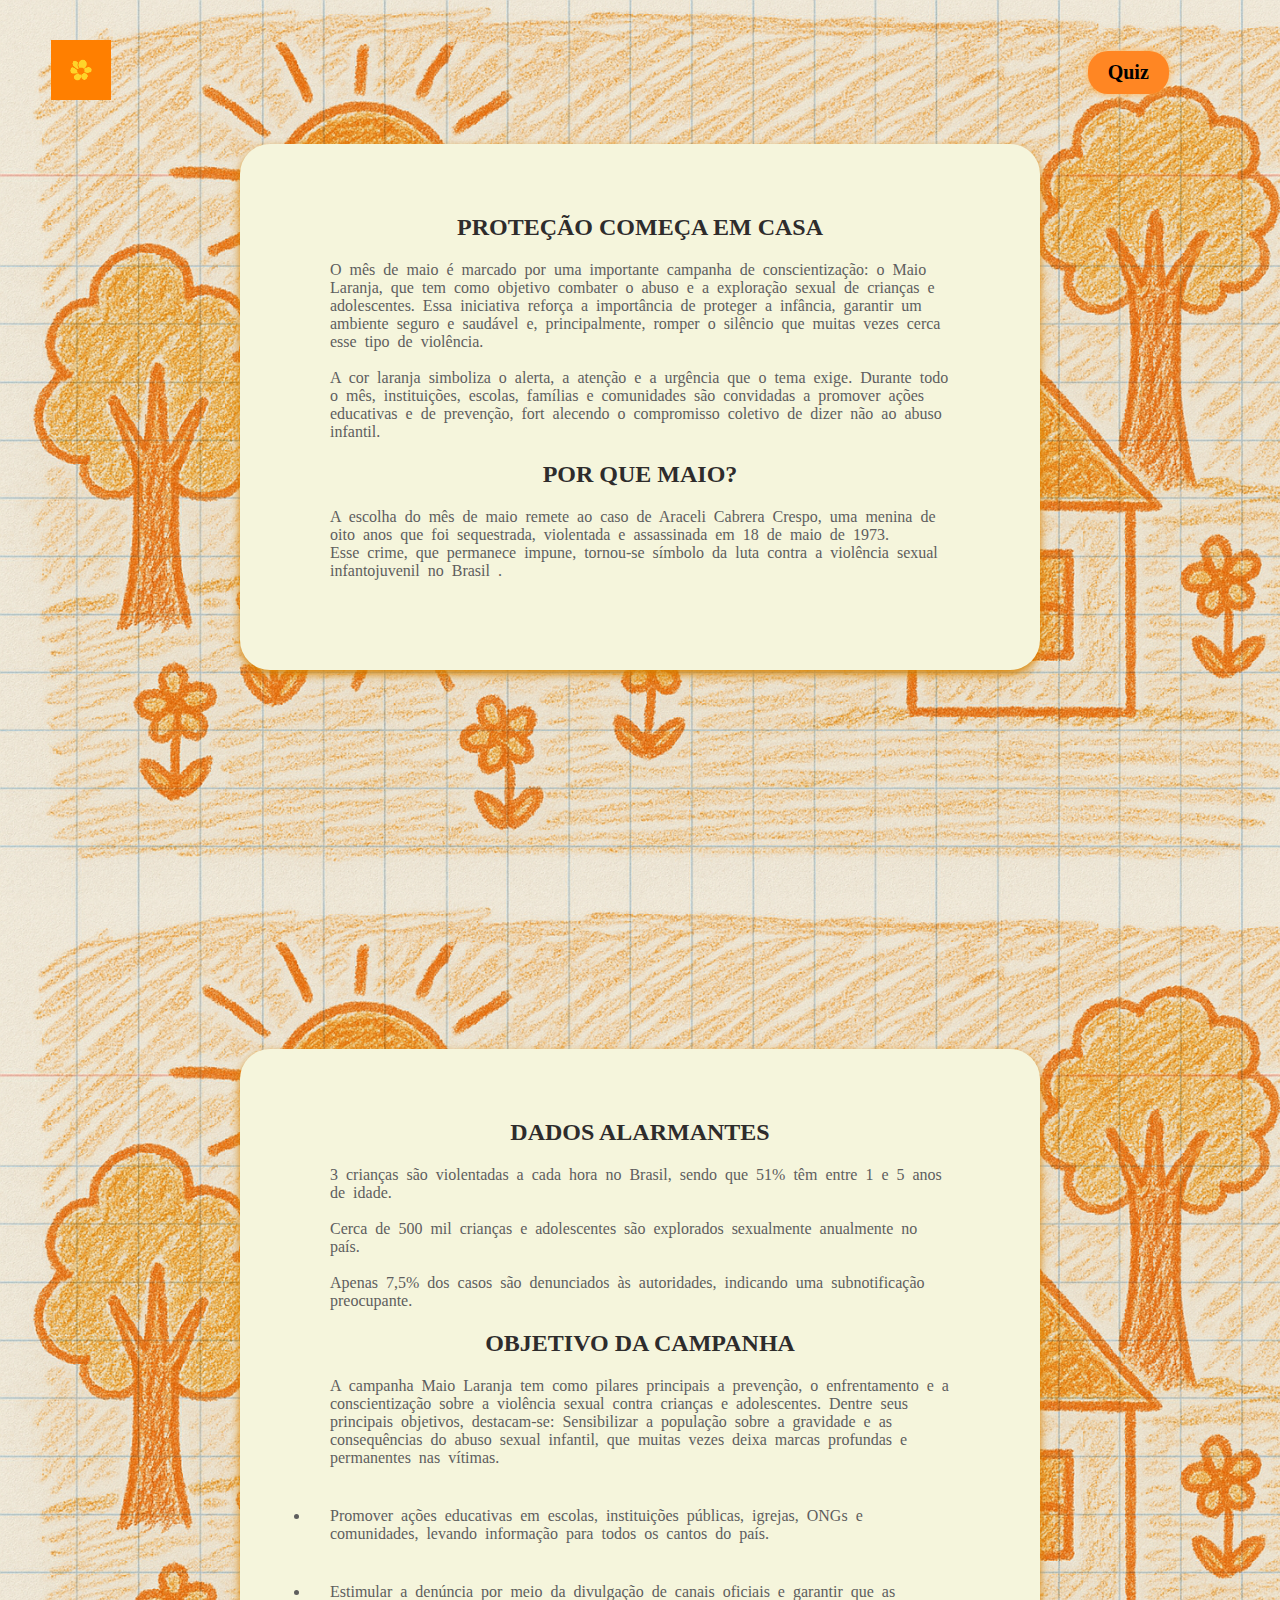
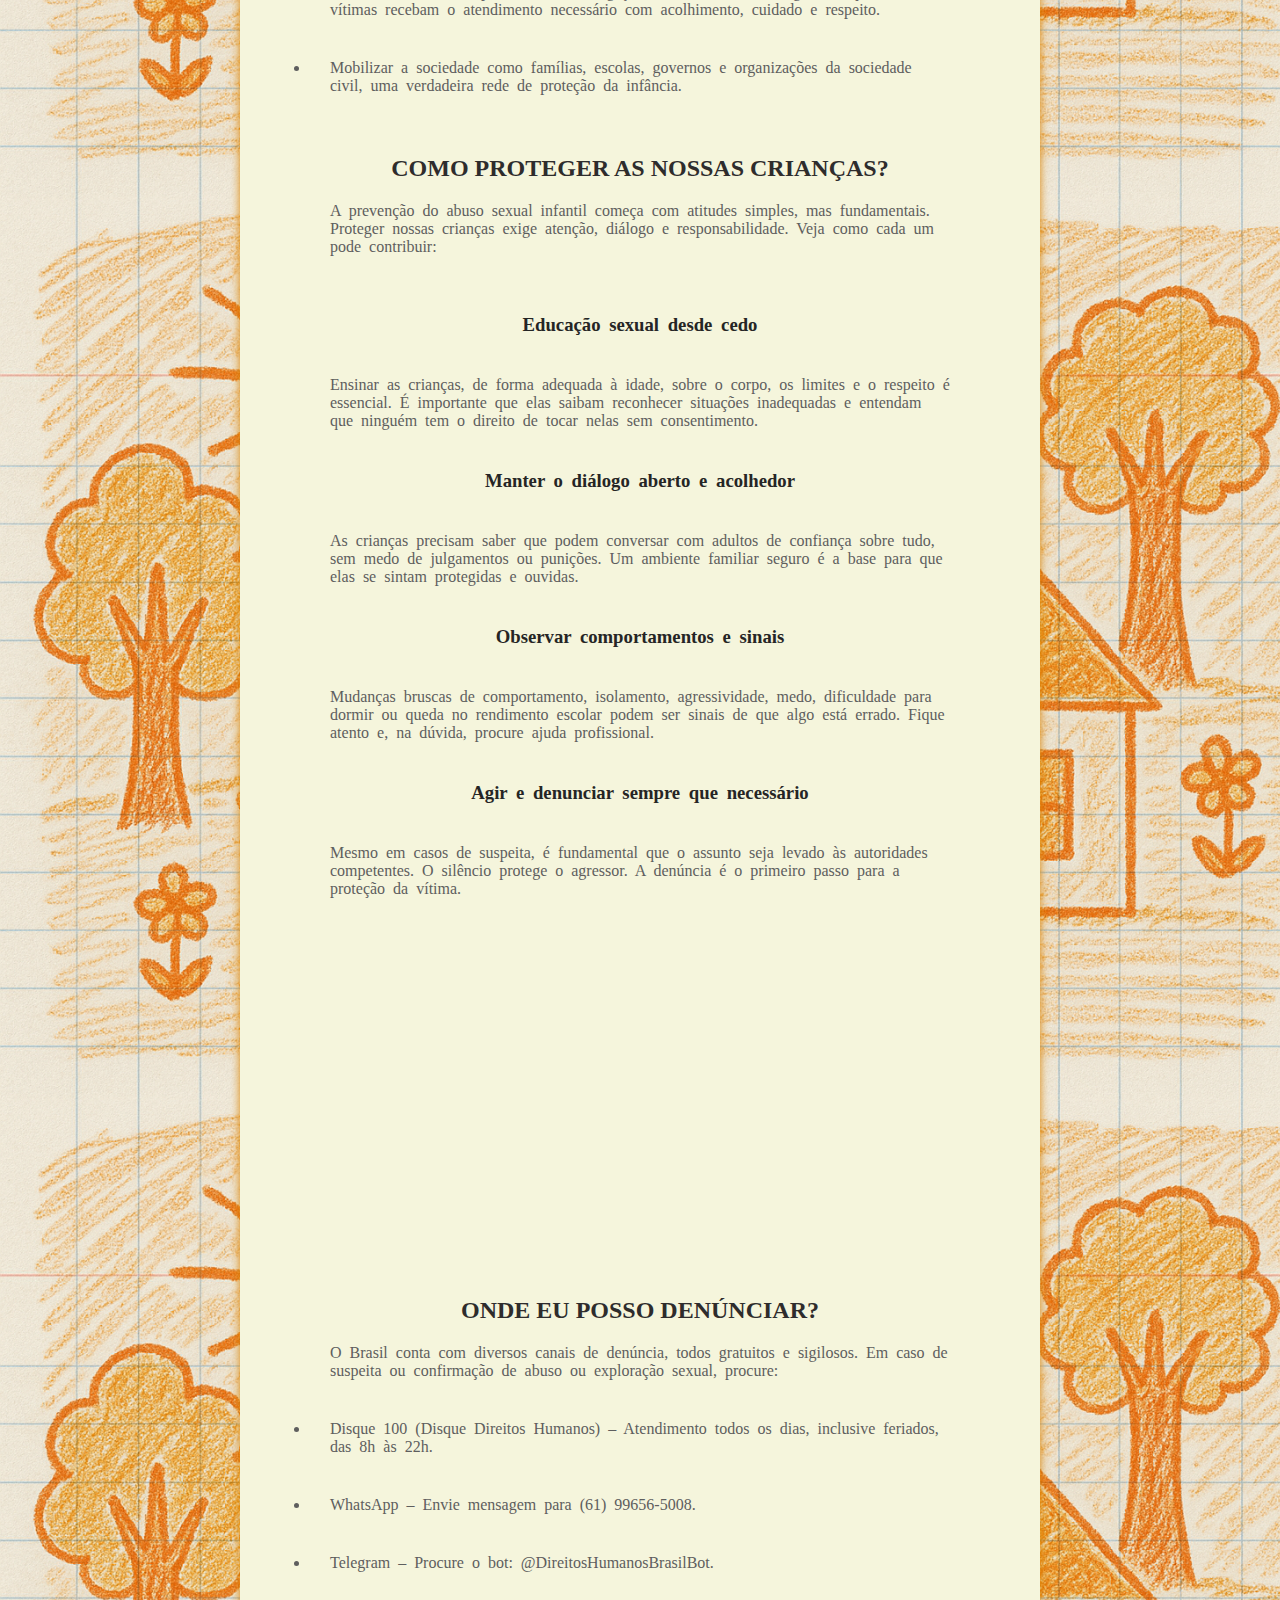
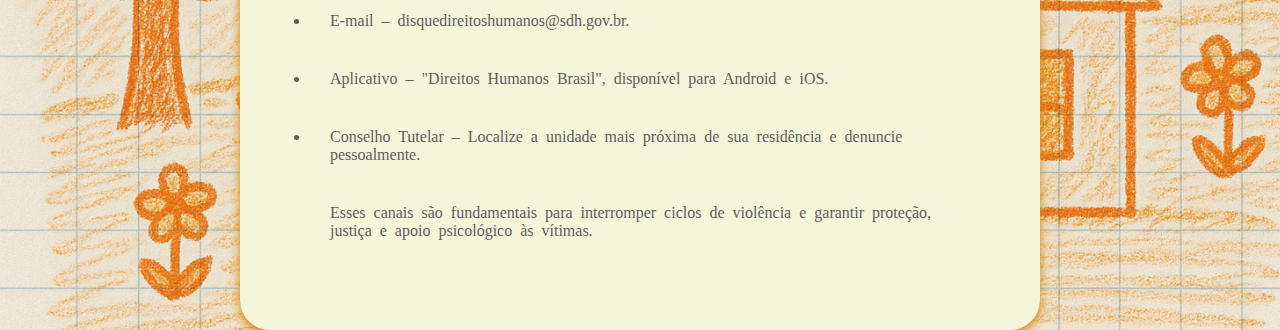
<file: MAIO-LARANJA-SITE/index.html>
<!DOCTYPE html>
<html lang="pt-br">
<head>
    <meta charset="UTF-8">
    <meta name="viewport" content="width=device-width, initial-scale=1.0">
    <link rel="stylesheet" href="style.css">
    <link rel="stylesheet" href="quiz.html">



    <title>Maio Laranja</title>
</head>
<body>
    <header>

        <div class="interface">
            <div class="logo">
               
            <img src="image/images.png" alt="Logo do Site">
            </div><!--Logo-->

            
            <div class="maio-contato">
                <a href="quiz.html">
                    <button>Quiz</button>
                </a>

            </div>
        

        </div><!--interface-->


    </header>
    <div class="card-vertical">
        <h2 class="text">PROTEÇÃO COMEÇA EM CASA</h2>
        
        <p>
            O mês de maio é marcado por uma importante campanha de conscientização:
            o Maio Laranja, que tem como objetivo combater o abuso e a exploração sexual de crianças
            e adolescentes. Essa iniciativa reforça a importância de proteger a infância, garantir um ambiente 
            seguro e saudável e, principalmente, romper o silêncio que muitas vezes cerca esse tipo de violência.
            <br><br>A cor laranja simboliza o alerta,
            a atenção e a urgência que o tema exige. Durante todo o mês, instituições,
            escolas, famílias e comunidades são convidadas a promover ações educativas e de prevenção, fort
            alecendo o compromisso coletivo de dizer não ao abuso infantil.
        </p>
        <h2 class="text">POR QUE MAIO? </h2>
        <P>
            A escolha do mês de maio remete ao caso de Araceli Cabrera Crespo, 
            uma menina de oito anos que foi sequestrada, violentada e assassinada em 18 de maio de 1973. 
            <br>Esse crime, que permanece impune, tornou-se símbolo da luta contra a violência sexual infantojuvenil no Brasil .​
        </P>


    </div>

    <div class="teste001">

        <iframe width="560" height="315" src="https://www.youtube.com/embed/EdxfV64pANg?si=VwuK2lJ-JVLl9Bze" title="YouTube video player" 
        frameborder="0" allow="accelerometer; autoplay; clipboard-write; encrypted-media; gyroscope; picture-in-picture; web-share" referrerpolicy="strict-origin-when-cross-origin" allowfullscreen></iframe>

    </div>
    <div class="card-vertical">
        <h2 class="text">DADOS ALARMANTES </h2>
        <p>
            3 crianças são violentadas a cada hora no Brasil, sendo que 51% têm entre 1 e 5 anos de idade.
            <br><br>
            Cerca de 500 mil crianças e adolescentes são explorados sexualmente anualmente no país.
            <br><br>
            Apenas 7,5% dos casos são denunciados às autoridades, indicando uma subnotificação preocupante.
        </p>

        <h2 class="text">OBJETIVO DA CAMPANHA </h2>
        <p>
            A campanha Maio Laranja tem como pilares principais a prevenção, o enfrentamento e a conscientização sobre a violência sexual contra crianças e adolescentes. 
            Dentre seus principais objetivos, destacam-se:
            Sensibilizar a população sobre a gravidade e as consequências do abuso sexual infantil, que muitas vezes deixa marcas profundas e permanentes nas vítimas.

         <li>   Promover ações educativas em escolas, instituições públicas, igrejas, ONGs e comunidades, levando informação para todos os cantos do país.</li>
        
         <li>   Estimular a denúncia por meio da divulgação de canais oficiais e garantir que as vítimas recebam o atendimento necessário com acolhimento, cuidado e respeito.</li>
        
         <li>   Mobilizar a sociedade como famílias, escolas, governos e organizações da sociedade civil, uma verdadeira rede de proteção da infância. </li>
         
        </p>

        <h2 class="text">COMO PROTEGER AS NOSSAS CRIANÇAS?</h2>
        <p>
            A prevenção do abuso sexual infantil começa com atitudes simples, mas fundamentais. Proteger nossas crianças exige atenção, diálogo e responsabilidade. Veja como cada um pode contribuir: </p>
        <br>
            <h3>Educação sexual desde cedo</h3>
        <p> Ensinar as crianças, de forma adequada à idade, sobre o corpo, os limites e o respeito é essencial. 
            É importante que elas saibam reconhecer situações inadequadas e entendam que ninguém tem o direito de tocar nelas sem consentimento.</p>

            <h3>Manter o diálogo aberto e acolhedor</h3>
        <p>  As crianças precisam saber que podem conversar com adultos de confiança sobre tudo, sem medo de julgamentos ou punições.
             Um ambiente familiar seguro é a base para que elas se sintam protegidas e ouvidas.</p>

            <h3>Observar comportamentos e sinais</h3>
        <p>   Mudanças bruscas de comportamento, isolamento, agressividade, medo, dificuldade para dormir ou queda no rendimento escolar podem ser sinais de que algo está errado. 
              Fique atento e, na dúvida, procure ajuda profissional.</p>

            <h3>Agir e denunciar sempre que necessário</h3>
        <p>    Mesmo em casos de suspeita, é fundamental que o assunto seja levado às autoridades competentes. O silêncio protege o agressor.
               A denúncia é o primeiro passo para a proteção da vítima.
        </p>
    <div class="teste001">
        <iframe width="560" height="315" src="https://www.youtube.com/embed/V0ESLFC8l10?si=SpmjKCn8UXy6l88n" title="YouTube video player" frameborder="0" allow="accelerometer; autoplay; clipboard-write; encrypted-media; gyroscope; picture-in-picture; web-share"
         referrerpolicy="strict-origin-when-cross-origin" allowfullscreen></iframe>
    </div>
        <h2 class="text">ONDE EU POSSO DENÚNCIAR?
        </h2>
        <p>
            O Brasil conta com diversos canais de denúncia, todos gratuitos e sigilosos. 
            Em caso de suspeita ou confirmação de abuso ou exploração sexual, procure:
        </p>
        <li>
            Disque 100 (Disque Direitos Humanos) – Atendimento todos os dias, inclusive feriados, das 8h às 22h.
        </li>
        <li>WhatsApp – Envie mensagem para (61) 99656-5008.</li>
        <li>
            Telegram – Procure o bot: @DireitosHumanosBrasilBot.
        </li>
        <li>E-mail – disquedireitoshumanos@sdh.gov.br.</li>
        <li>
            Aplicativo – "Direitos Humanos Brasil", disponível para Android e iOS.
        </li>

        <li>Conselho Tutelar – Localize a unidade mais próxima de sua residência e denuncie pessoalmente.</li>

        <p>
            Esses canais são fundamentais para interromper ciclos de violência e garantir proteção, justiça e apoio psicológico às vítimas.
        </p>


    </div>
        

</body>
</html>
</file>
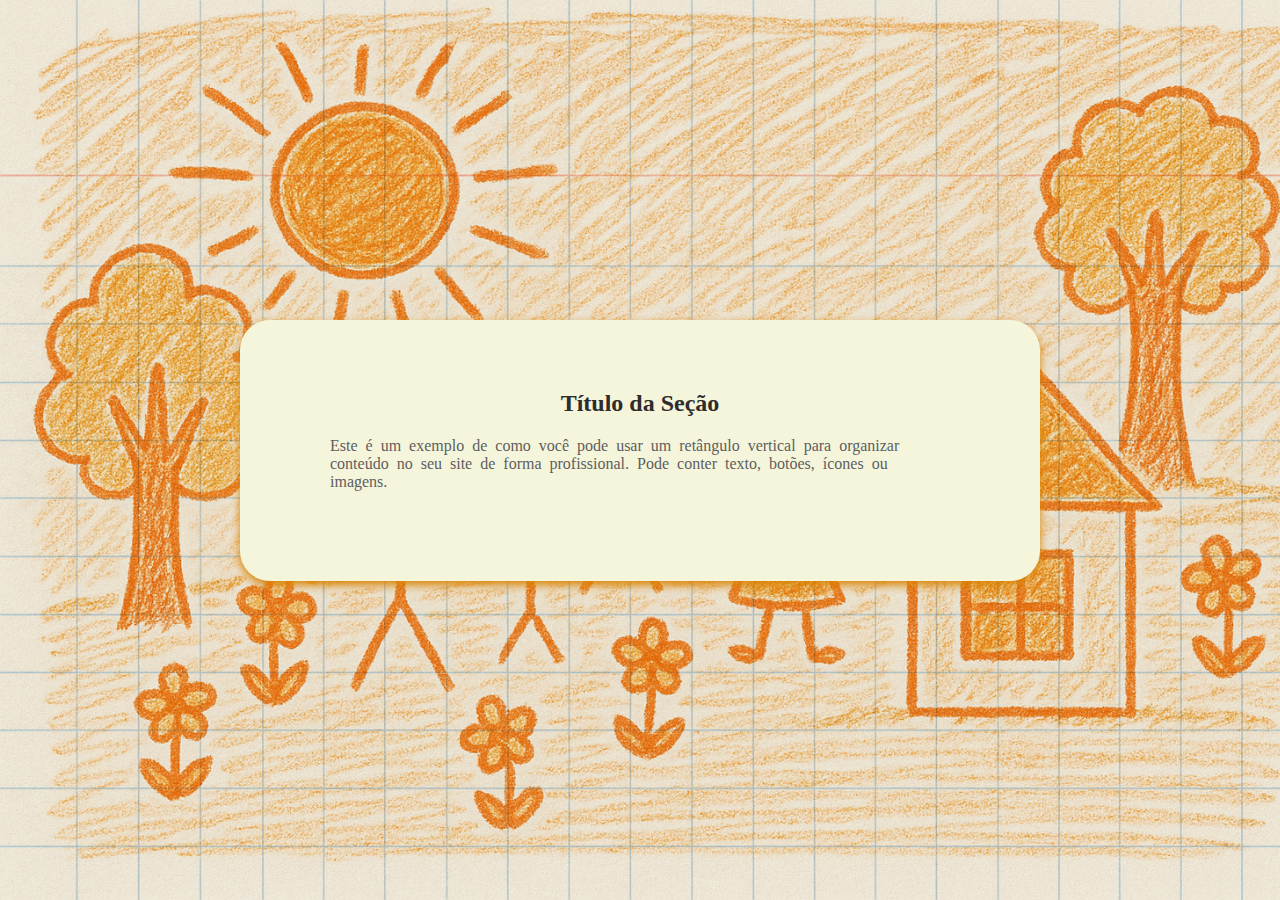
<file: MAIO-LARANJA-SITE/inicio.html>
<!DOCTYPE html>
<html lang="en">
<head>
    <meta charset="UTF-8">
    <meta name="viewport" content="width=device-width, initial-scale=1.0">
     <link rel="stylesheet" href="index.html">
     <link rel="stylesheet" href="style.css">
    <title>Document</title>
</head>

    <body>
        <style>
            body {
              margin: 0;
              font-family: Arial, sans-serif;
              background-color: #f9f9f9;
              display: flex;
              justify-content: center;
              align-items: center;
              height: 100vh;
            }
        

        </style>
        <body>
        
          <div class="card-vertical">
            <h2>Título da Seção</h2>
            <p>
              Este é um exemplo de como você pode usar um retângulo vertical para organizar
              conteúdo no seu site de forma profissional. Pode conter texto, botões, ícones ou imagens.
            </p>
          </div>
            
    </body>
</html>
</file>
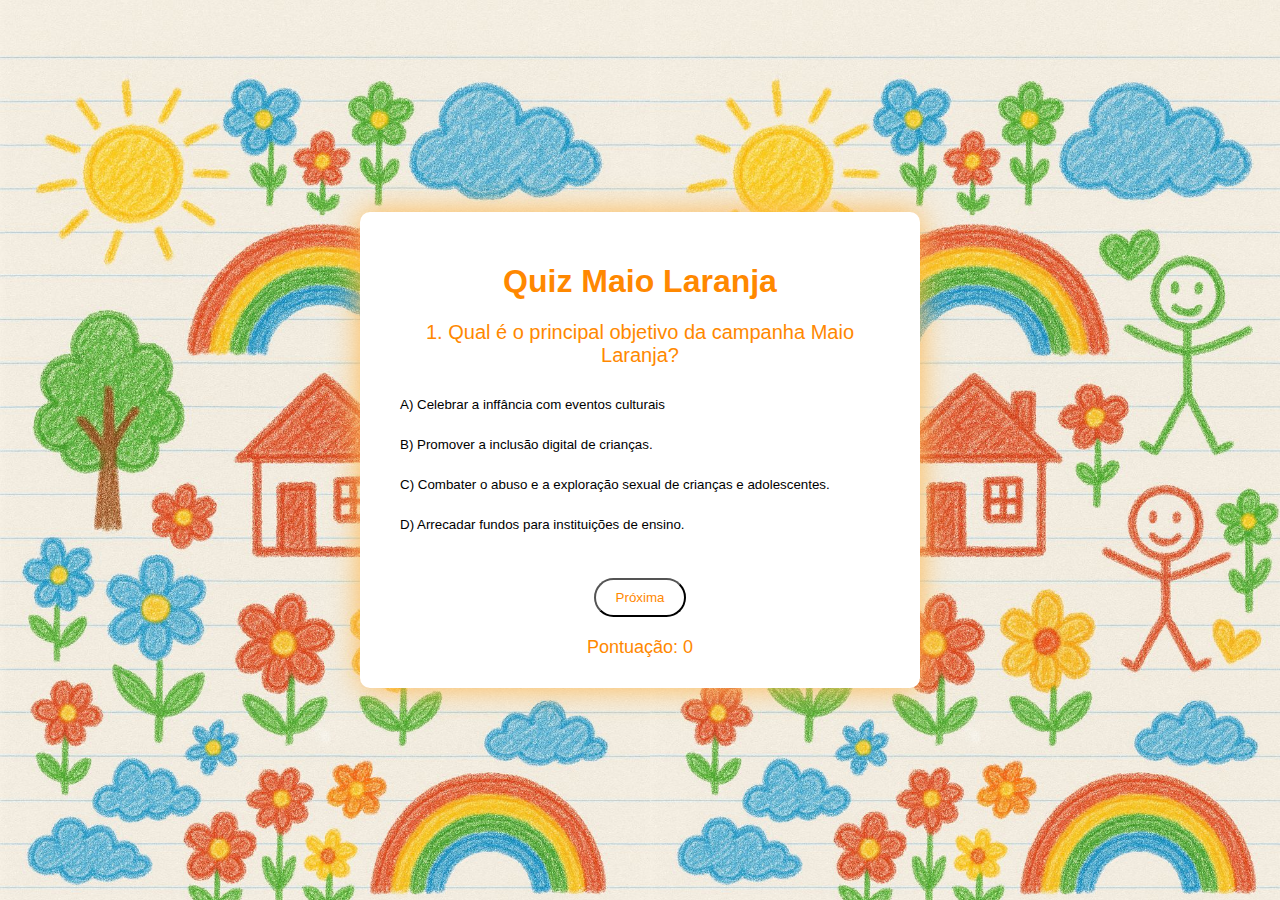
<file: MAIO-LARANJA-SITE/quiz.html>
<!DOCTYPE html>
<html lang="pt-br">
<head>
    <meta charset="UTF-8">
    <meta name="viewport" content="width=device-width, initial-scale=1.0">
    <link rel="stylesheet" href="index.html">
    <link rel="stylesheet" href="quiz.css">
    <link rel="stylesheet" href="quiz.js">
    <title>Document</title>
</head>
<body>
    <div class="quiz-container">
        <h1>Quiz Maio Laranja</h1>
        <div id="question-box">
          <p id="question">Carregando pergunta...</p>
          <div id="options"></div>
          <p id="feedback"></p>
          <button id="next-btn">Próxima</button>
        </div>
        <div id="score-box">Pontuação: <span id="score">0</span></div>
      </div>
    
      <script src="quiz.js"></script>
</body>
</html>
</file>
<file: MAIO-LARANJA-SITE/style.css>
/* ESTILO GERAL*/
*{
    margin: 0;
    padding: 0;
    box-sizing: border-box;
    font-family: Georgia, 'Times New Roman', Times, serif;
}

body{
    background-image:
    url(image/ChatGPT\ Image\ 21\ de\ abr.\ de\ 2025\,\ 13_02_32.png);
    background-size: 1350px;

}
.interface{
    max-width: 1280px;
    margin:0 auto;
}

/* ESTILO DO CABEÇALHO*/

header{
    margin: auto;
    padding: 40px 4%;
    text-align: center;
    
}

header > .interface{
    display: flex;
    align-items: center;
    text-align: center;
    justify-content: space-between;
}

header a{
    color: rgb(77, 77, 77);
    text-decoration: none;
    display: inline-block;
    transition: .2s;
    padding: 0 60px;
    text-align: center ;
}

header a:hover{
     color: black;
     transform: scale(2)

}


header .maio-contato button{

    padding: 10px 20px;
    font-size: 20px;
    font-weight: 700;
    background-color: rgb(255, 134, 35);
    border: 0;
    border-radius: 20px;
    cursor: pointer;
}

header .maio-contato button{
    box-shadow: 0px 0px 8px #ffaf4d;
}
.interface img{

    width: 60px;
    
}

/* tentativa de fazer um card */

.card-vertical {
    width: 800px;
    height: auto;
    background-color: beige;
    box-shadow: 0 4px 10px rgb(218, 131, 0);
    border-radius: 30px;
    padding: 70px;
    display: flex;
    flex-direction: column;
    margin: auto;
  }

  .card-vertical h2 {
    margin-top: 0;
    color: #2e2c2c;
    text-align: center;
  }

  .card-vertical p {
    color: #5e5e5e;
    padding: 20px;
    word-spacing: 4px;
    text-align:start;

}

.card-vertical li {
    color: #5e5e5e;
    padding: 20px;
    word-spacing: 4px;
    text-align:start;
}

.card-vertical h3 {
    color: #252525;
    padding: 20px;
    word-spacing: 4px;
    text-align:center;
}

/* VIDEO */

.teste001{
    text-align: center;
    margin:30px auto;
    display: block;
}
</file>
<file: MAIO-LARANJA-SITE/quiz.css>
body {
    font-family: Arial, sans-serif;
    background-image: url(image/WhatsApp\ Image\ 2025-04-21\ at\ 12.00.21.jpeg);
    background-size: 650px;
    color: #ff8800;
    margin: 0;
    padding: 0;
    display: flex;
    justify-content: center;
    align-items: center;
    height: 100vh;
  }
  
  .quiz-container {
    background: #ffffff;
    border-radius: 10px;
    box-shadow: 0 0 30px rgb(255, 185, 80);
    padding: 30px;
    width: 500px;
    text-align: center;
  }
  
  #question {
    font-size: 20px;
    margin-bottom: 20px;
  }
  
  .option {
    display: block;
    background-color: #ffffff;
    border: none;
    padding: 10px;
    margin: 5px 0;
    cursor: pointer;
    border-radius: 5px;
    transition: 0.3s;
  }
  
  .option:hover {
    background-color: #ffba25;
    border-radius: 50px;
  }
  
  #next-btn {
    margin-top: 20px;
    padding: 10px 20px;
    cursor: pointer;
    background-color: #ffffff;
    color: #ff8800;
    border-radius: 50px;
  }
  
  #feedback {
    margin-top: 15px;
    font-weight: bold;
  }
  
  #score-box {
    margin-top: 20px;
    font-size: 18px;
  }
</file>
